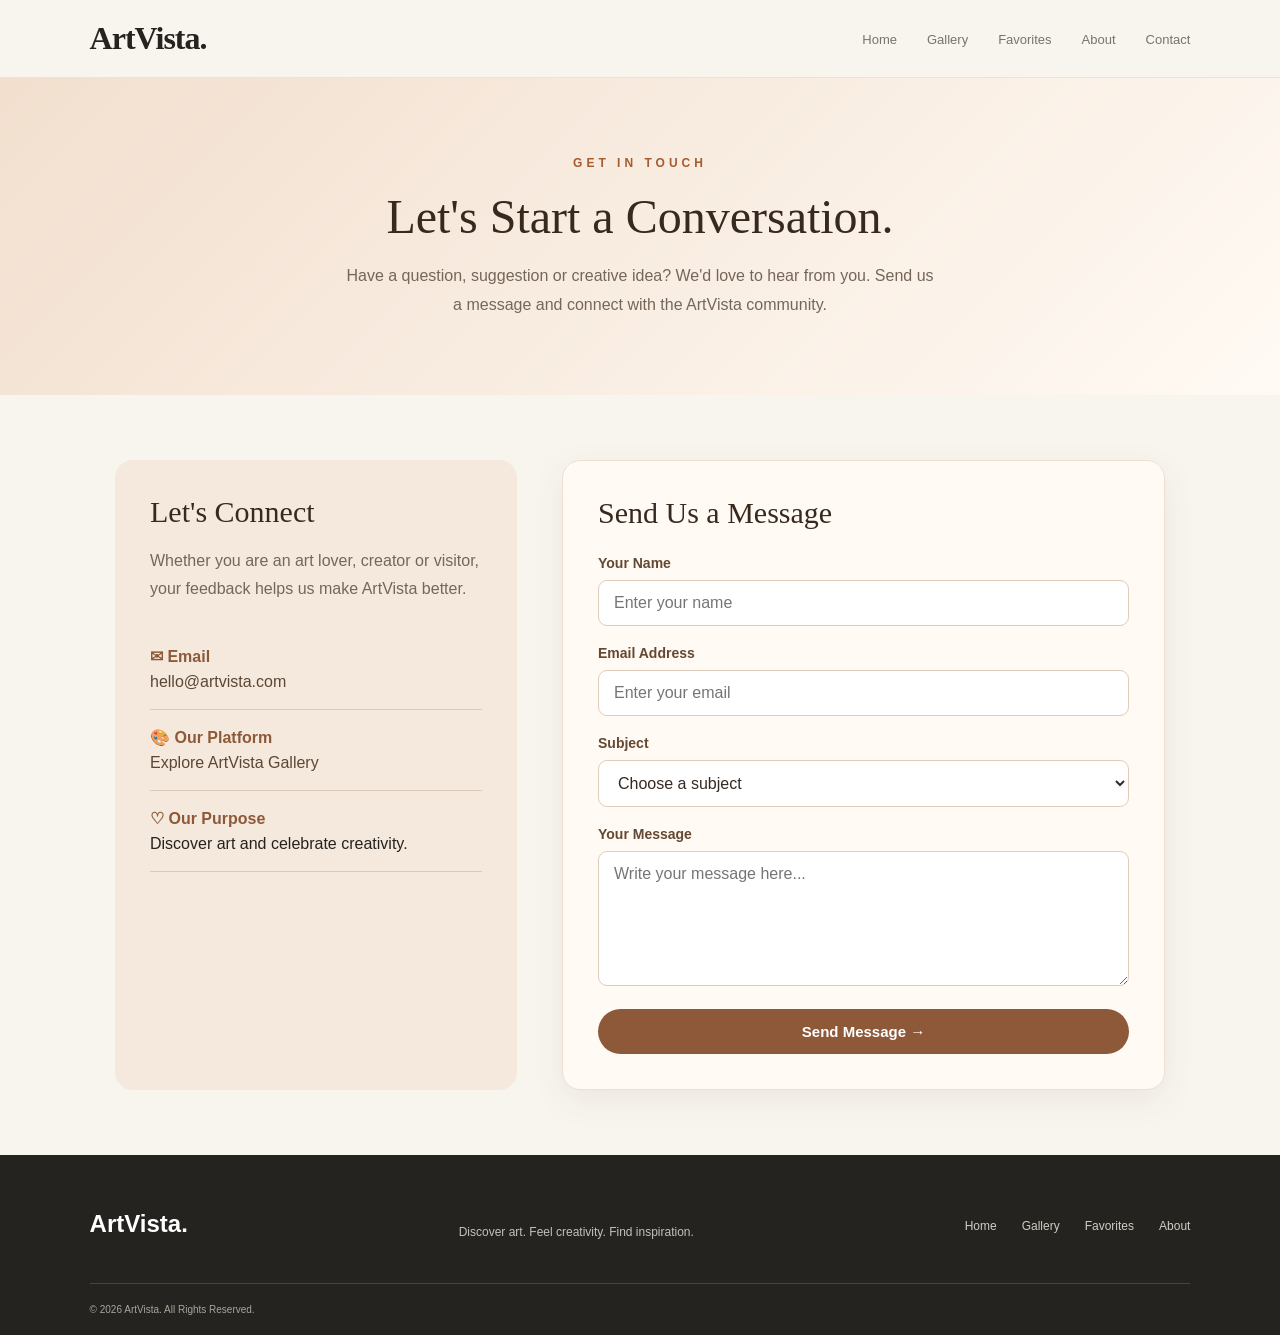
<file: contact.html>
<!DOCTYPE html>
<html lang="en">
<head>
  <meta charset="UTF-8">
  <meta name="viewport" content="width=device-width, initial-scale=1.0">

  <meta name="description" content="Contact ArtVista for questions, feedback and creative collaborations.">

  <title>Contact Us | ArtVista</title>

  <link rel="stylesheet" href="css/style.css">

  <style>
    .contact-hero {
      text-align: center;
      padding: 75px 20px;
      background: linear-gradient(135deg, #f2dfce, #fffaf4, #ead4bf);
      background-size: 200% 200%;
      animation: contactGradient 9s ease infinite;
    }

    .contact-hero span {
      color: #a45c31;
      font-size: 12px;
      letter-spacing: 4px;
      font-weight: bold;
    }

    .contact-hero h1 {
      font: 48px Georgia, serif;
      color: #38291f;
      margin: 18px 0;
    }

    .contact-hero p {
      max-width: 600px;
      margin: auto;
      color: #76665a;
      line-height: 1.8;
    }

    .contact-container {
      max-width: 1100px;
      margin: 65px auto;
      padding: 0 25px;
      display: grid;
      grid-template-columns: 0.8fr 1.2fr;
      gap: 45px;
    }

    .contact-info {
      padding: 35px;
      border-radius: 18px;
      background: #f5e9dd;
    }

    .contact-info h2 {
      font: 30px Georgia, serif;
      color: #38291f;
      margin-bottom: 18px;
    }

    .contact-info p {
      color: #76665a;
      line-height: 1.8;
      margin-bottom: 25px;
    }

    .contact-detail {
      padding: 18px 0;
      border-bottom: 1px solid #ddc9b7;
    }

    .contact-detail strong {
      display: block;
      color: #8d5939;
      margin-bottom: 7px;
    }

    .contact-detail a {
      color: #5c4636;
      text-decoration: none;
      overflow-wrap: anywhere;
    }

    .contact-form {
      padding: 35px;
      background: #fffaf4;
      border: 1px solid #eee0d1;
      border-radius: 18px;
      box-shadow: 0 10px 35px rgba(70, 43, 25, 0.07);
    }

    .contact-form h2 {
      font: 30px Georgia, serif;
      color: #38291f;
      margin-bottom: 25px;
    }

    .form-group {
      margin-bottom: 19px;
    }

    .form-group label {
      display: block;
      color: #654832;
      font-size: 14px;
      font-weight: 600;
      margin-bottom: 9px;
    }

    .form-group input,
    .form-group select,
    .form-group textarea {
      width: 100%;
      padding: 13px 15px;
      border: 1px solid #dfcdbb;
      border-radius: 9px;
      background: #fff;
      color: #38291f;
      font: inherit;
      outline: none;
      transition: border 0.3s, box-shadow 0.3s;
    }

    .form-group input:focus,
    .form-group select:focus,
    .form-group textarea:focus {
      border-color: #a45c31;
      box-shadow: 0 0 0 3px rgba(164, 92, 49, 0.12);
    }

    .form-group textarea {
      min-height: 135px;
      resize: vertical;
    }

    .contact-submit {
      width: 100%;
      padding: 14px;
      border: none;
      border-radius: 30px;
      background: #8d5939;
      color: white;
      font-size: 15px;
      font-weight: bold;
      cursor: pointer;
      transition: 0.3s;
    }

    .contact-submit:hover {
      background: #603b27;
      transform: translateY(-3px);
    }

    #formMessage {
      display: none;
      margin-top: 18px;
      padding: 13px;
      border-radius: 9px;
      background: #e9f4e8;
      color: #315d35;
      line-height: 1.6;
      font-size: 14px;
    }

    @keyframes contactGradient {
      0%, 100% { background-position: 0% 50%; }
      50% { background-position: 100% 50%; }
    }

    @media(max-width: 750px) {
      .contact-container {
        grid-template-columns: 1fr;
        margin: 35px auto;
      }

      .contact-hero h1 {
        font-size: 37px;
      }

      .contact-form,
      .contact-info {
        padding: 25px;
      }
    }
  </style>
</head>

<body>

  <header class="header">
    <nav class="navbar">
      <a href="index.html" class="logo">ArtVista.</a>

      <ul class="nav-links">
        <li><a href="index.html">Home</a></li>
        <li><a href="gallery.html">Gallery</a></li>
        <li><a href="favorites.html">Favorites</a></li>
        <li><a href="about.html">About</a></li>
        <li><a href="contact.html">Contact</a></li>
      </ul>
    </nav>
  </header>

  <main>

    <section class="contact-hero">
      <span>GET IN TOUCH</span>
      <h1>Let's Start a Conversation.</h1>
      <p>
        Have a question, suggestion or creative idea?
        We'd love to hear from you. Send us a message
        and connect with the ArtVista community.
      </p>
    </section>

    <section class="contact-container">

      <div class="contact-info">
        <h2>Let's Connect</h2>

        <p>
          Whether you are an art lover, creator or visitor,
          your feedback helps us make ArtVista better.
        </p>

        <div class="contact-detail">
          <strong>✉ Email</strong>
          <a href="mailto:hello@artvista.com">
            hello@artvista.com
          </a>
        </div>

        <div class="contact-detail">
          <strong>🎨 Our Platform</strong>
          <a href="gallery.html">Explore ArtVista Gallery</a>
        </div>

        <div class="contact-detail">
          <strong>♡ Our Purpose</strong>
          <span>Discover art and celebrate creativity.</span>
        </div>
      </div>

      <form class="contact-form" id="contactForm">

        <h2>Send Us a Message</h2>

        <div class="form-group">
          <label for="name">Your Name</label>
          <input
            type="text"
            id="name"
            name="name"
            placeholder="Enter your name"
            minlength="2"
            required
          >
        </div>

        <div class="form-group">
          <label for="email">Email Address</label>
          <input
            type="email"
            id="email"
            name="email"
            placeholder="Enter your email"
            required
          >
        </div>

        <div class="form-group">
          <label for="subject">Subject</label>
          <select id="subject" name="subject" required>
            <option value="">Choose a subject</option>
            <option value="General Enquiry">General Enquiry</option>
            <option value="Artwork Feedback">Artwork Feedback</option>
            <option value="Collaboration">Collaboration</option>
            <option value="Technical Support">Technical Support</option>
          </select>
        </div>

        <div class="form-group">
          <label for="message">Your Message</label>
          <textarea
            id="message"
            name="message"
            placeholder="Write your message here..."
            minlength="10"
            required
          ></textarea>
        </div>

        <button type="submit" class="contact-submit">
          Send Message →
        </button>

        <p id="formMessage" role="status" aria-live="polite"></p>

      </form>

    </section>

  </main>

  <footer class="footer">
    <div class="footer-content">
      <h2>ArtVista.</h2>
      <p>Discover art. Feel creativity. Find inspiration.</p>

      <div class="footer-links">
        <a href="index.html">Home</a>
        <a href="gallery.html">Gallery</a>
        <a href="favorites.html">Favorites</a>
        <a href="about.html">About</a>
      </div>
    </div>

    <div class="footer-bottom">
      <p>© 2026 ArtVista. All Rights Reserved.</p>
    </div>
  </footer>

  <script>
    const contactForm = document.getElementById("contactForm");
    const formMessage = document.getElementById("formMessage");

    contactForm.addEventListener("submit", function(event) {
      event.preventDefault();

      if (!contactForm.checkValidity()) {
        contactForm.reportValidity();
        return;
      }

      formMessage.style.display = "block";
      formMessage.textContent =
        "Thank you! Your message passed the form validation.";

      contactForm.reset();
    });
  </script>

</body>
</html>
</file>
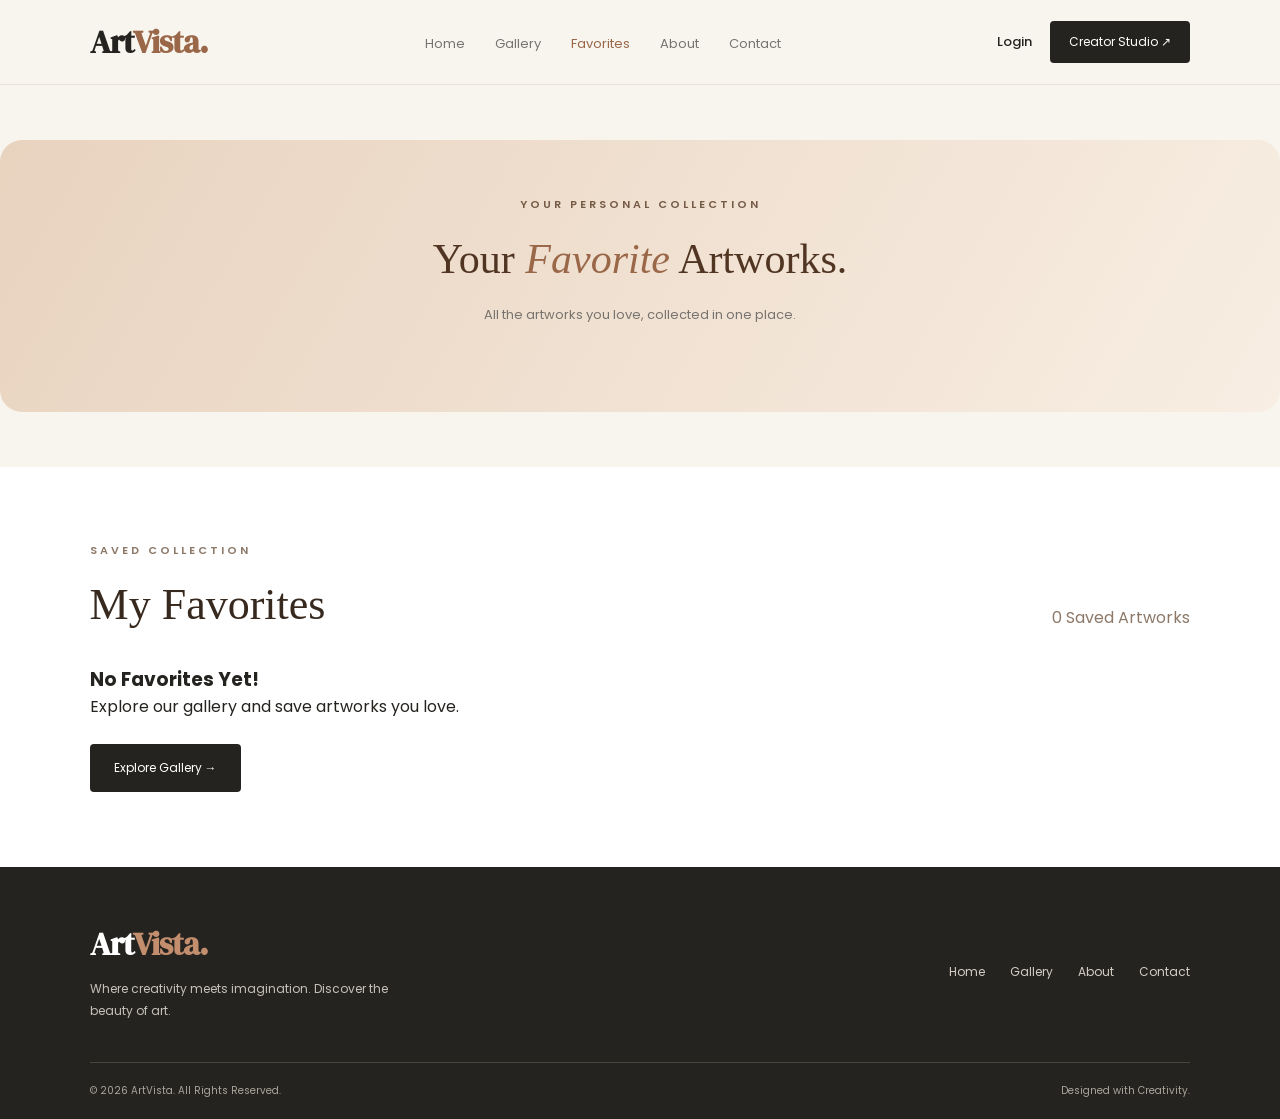
<file: favorites.html>
<!DOCTYPE html>
<html lang="en">

<head>
    <meta charset="UTF-8">
    <meta name="viewport" content="width=device-width, initial-scale=1.0">

    <meta name="description" content="View your favorite artworks on ArtVista.">

    <title>My Favorites | ArtVista</title>

    <link rel="preconnect" href="https://fonts.googleapis.com">
    <link rel="preconnect" href="https://fonts.gstatic.com" crossorigin>

    <link href="https://fonts.googleapis.com/css2?family=DM+Serif+Display&family=Poppins:wght@300;400;500;600;700&display=swap" rel="stylesheet">

    <link rel="stylesheet" href="css/style.css">

    <script src="js/data.js" defer></script>
    <script src="js/favorites.js" defer></script>
</head>

<body>

    <header class="header">

        <nav class="navbar">

            <a href="index.html" class="logo">
                Art<span>Vista.</span>
            </a>

            <ul class="nav-links">
                <li><a href="index.html">Home</a></li>
                <li><a href="gallery.html">Gallery</a></li>
                <li><a href="favorites.html" class="active">Favorites</a></li>
                <li><a href="about.html">About</a></li>
                <li><a href="contact.html">Contact</a></li>
            </ul>

            <div class="nav-actions">
                
                <a href="login.html" class="login-btn">Login</a>
                <a href="creator.html" class="creator-btn">Creator Studio ↗</a>
            </div>

        </nav>

    </header>


    <main>

        <section class="creative-section gallery-hero">

            <p class="section-label">YOUR PERSONAL COLLECTION</p>

            <h2>
                Your <span>Favorite</span> Artworks.
            </h2>

            <p>
                All the artworks you love, collected in one place.
            </p>

        </section>


        <section class="featured-section">

            <div class="section-heading">

                <div>
                    <p class="section-label">SAVED COLLECTION</p>
                    <h2>My Favorites</h2>
                </div>

                <p id="favoriteCount">0 Saved Artworks</p>

            </div>


            <div class="featured-grid" id="favoritesGrid">
            </div>


            <div id="emptyFavorites" hidden>

                <h3>No Favorites Yet!</h3>

                <p>
                    Explore our gallery and save artworks you love.
                </p>

                <br>

                <a href="gallery.html" class="primary-btn">
                    Explore Gallery →
                </a>

            </div>

        </section>

    </main>


    <footer class="footer">

        <div class="footer-content">

            <div>
                <a href="index.html" class="logo">
                    Art<span>Vista.</span>
                </a>

                <p>
                    Where creativity meets imagination.
                    Discover the beauty of art.
                </p>
            </div>

            <div class="footer-links">
                <a href="index.html">Home</a>
                <a href="gallery.html">Gallery</a>
                <a href="about.html">About</a>
                <a href="contact.html">Contact</a>
            </div>

        </div>

        <div class="footer-bottom">
            <p>© 2026 ArtVista. All Rights Reserved.</p>
            <p>Designed with Creativity.</p>
        </div>

    </footer>

</body>
</html>
</file>
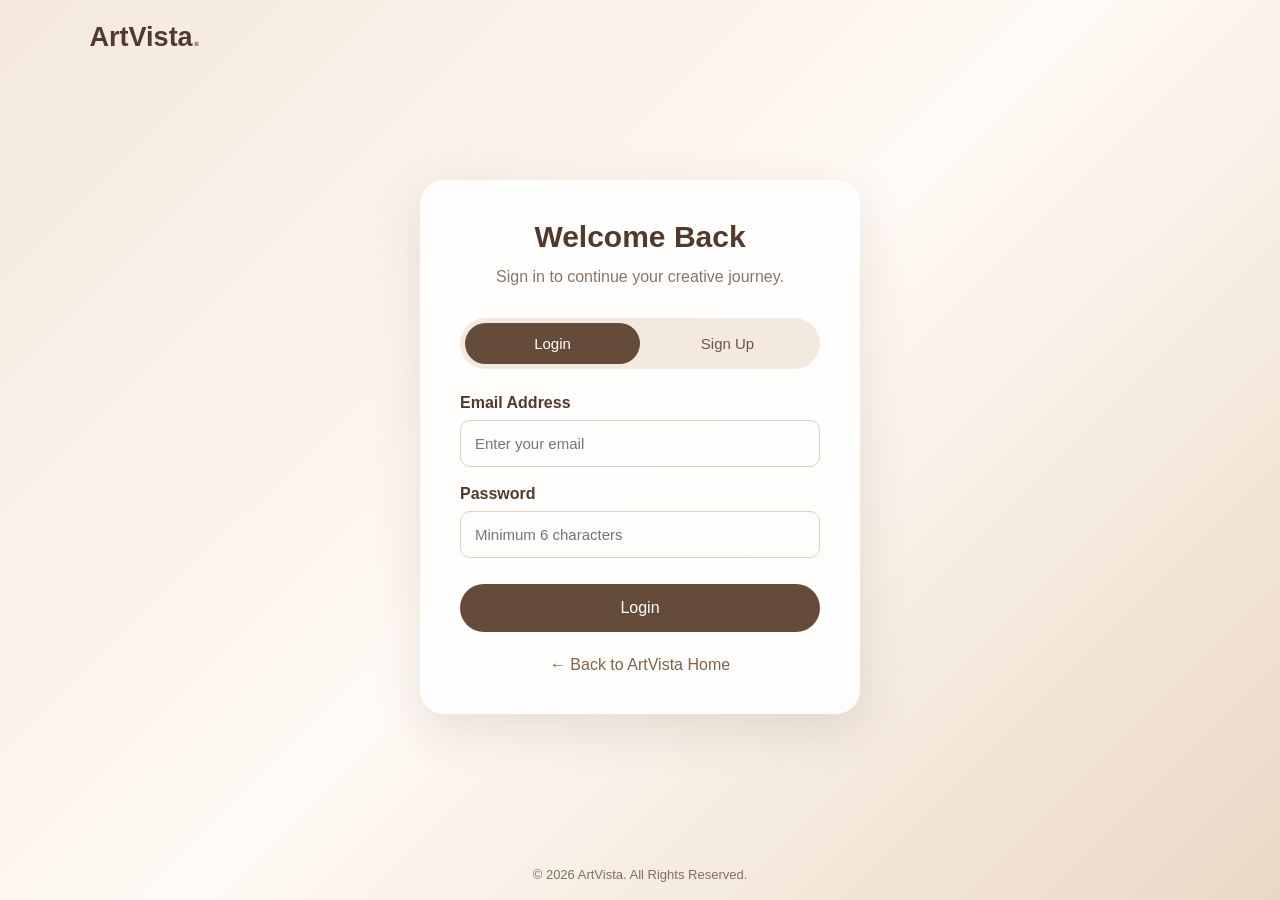
<file: login.html>
<!DOCTYPE html>
<html lang="en">
<head>
    <meta charset="UTF-8">
    <meta name="viewport" content="width=device-width, initial-scale=1.0">
    <meta name="description" content="Login or create your ArtVista account.">
    <title>Login | ArtVista</title>

    <style>
        * {
            margin: 0;
            padding: 0;
            box-sizing: border-box;
        }

        body {
            min-height: 100vh;
            font-family: Arial, sans-serif;
            background: linear-gradient(135deg, #f4e8dc, #fffaf5, #ead8c5);
            display: flex;
            flex-direction: column;
        }

        header {
            padding: 22px 7%;
        }

        .logo {
            color: #513a2d;
            font-size: 27px;
            font-weight: bold;
            text-decoration: none;
        }

        .logo span {
            color: #b88a63;
        }

        .login-wrapper {
            flex: 1;
            display: flex;
            justify-content: center;
            align-items: center;
            padding: 30px 18px 60px;
        }

        .login-card {
            width: 100%;
            max-width: 440px;
            background: rgba(255,255,255,.88);
            padding: 40px;
            border-radius: 24px;
            box-shadow: 0 15px 50px rgba(81,58,45,.13);
            animation: appear .7s ease;
        }

        @keyframes appear {
            from { opacity: 0; transform: translateY(20px); }
            to { opacity: 1; transform: translateY(0); }
        }

        .login-card h1 {
            color: #513a2d;
            text-align: center;
            margin-bottom: 10px;
            font-size: 30px;
        }

        .subtitle {
            text-align: center;
            color: #887568;
            margin-bottom: 28px;
            line-height: 1.6;
        }

        .tabs {
            display: flex;
            background: #f3e9df;
            padding: 5px;
            border-radius: 30px;
            margin-bottom: 25px;
        }

        .tabs button {
            flex: 1;
            border: none;
            padding: 12px;
            border-radius: 25px;
            background: transparent;
            color: #705744;
            cursor: pointer;
            font-size: 15px;
        }

        .tabs button.active {
            background: #654b39;
            color: white;
        }

        .form-group {
            margin-bottom: 18px;
        }

        .form-group label {
            display: block;
            color: #513a2d;
            margin-bottom: 8px;
            font-weight: 600;
        }

        .form-group input {
            width: 100%;
            padding: 14px;
            border: 1px solid #e1d1c2;
            border-radius: 10px;
            outline: none;
            background: #fffdfb;
            font-size: 15px;
        }

        .form-group input:focus {
            border-color: #987457;
            box-shadow: 0 0 0 3px #98745720;
        }

        .submit-btn {
            width: 100%;
            padding: 15px;
            background: #654b39;
            color: white;
            border: none;
            border-radius: 30px;
            cursor: pointer;
            font-size: 16px;
            margin-top: 8px;
            transition: .3s;
        }

        .submit-btn:hover {
            background: #846448;
            transform: translateY(-2px);
        }

        .message {
            margin-top: 18px;
            text-align: center;
            color: #48734d;
            line-height: 1.6;
            font-size: 14px;
        }

        .back-link {
            display: block;
            text-align: center;
            margin-top: 24px;
            color: #80634d;
            text-decoration: none;
        }

        .back-link:hover {
            text-decoration: underline;
        }

        footer {
            text-align: center;
            padding: 18px;
            color: #806f62;
            font-size: 13px;
        }

        @media(max-width: 480px) {
            .login-card {
                padding: 28px 22px;
            }
        }
    </style>
</head>

<body>

<header>
    <a href="index.html" class="logo">ArtVista<span>.</span></a>
</header>

<main class="login-wrapper">
    <section class="login-card">
        <h1 id="formTitle">Welcome Back</h1>
        <p class="subtitle" id="formSubtitle">
            Sign in to continue your creative journey.
        </p>

        <div class="tabs">
            <button type="button" id="loginTab" class="active">Login</button>
            <button type="button" id="signupTab">Sign Up</button>
        </div>

        <form id="accountForm">
            <div class="form-group" id="nameGroup" hidden>
                <label for="name">Full Name</label>
                <input type="text" id="name" minlength="2"
                       placeholder="Enter your name">
            </div>

            <div class="form-group">
                <label for="email">Email Address</label>
                <input type="email" id="email"
                       placeholder="Enter your email" required>
            </div>

            <div class="form-group">
                <label for="password">Password</label>
                <input type="password" id="password"
                       minlength="6" placeholder="Minimum 6 characters"
                       required>
            </div>

            <button type="submit" class="submit-btn" id="submitBtn">
                Login
            </button>

            <p class="message" id="message" role="status"
               aria-live="polite"></p>
        </form>

        <a href="index.html" class="back-link">
            ← Back to ArtVista Home
        </a>
    </section>
</main>

<footer>
    © 2026 ArtVista. All Rights Reserved.
</footer>

<script>
    const loginTab = document.getElementById("loginTab");
    const signupTab = document.getElementById("signupTab");
    const nameGroup = document.getElementById("nameGroup");
    const nameInput = document.getElementById("name");
    const formTitle = document.getElementById("formTitle");
    const formSubtitle = document.getElementById("formSubtitle");
    const submitBtn = document.getElementById("submitBtn");
    const accountForm = document.getElementById("accountForm");
    const message = document.getElementById("message");

    let currentMode = "login";

    function setMode(mode) {
        currentMode = mode;
        const isSignup = mode === "signup";

        nameGroup.hidden = !isSignup;
        nameInput.required = isSignup;

        loginTab.classList.toggle("active", !isSignup);
        signupTab.classList.toggle("active", isSignup);

        formTitle.textContent = isSignup ? "Create Account" : "Welcome Back";
        formSubtitle.textContent = isSignup
            ? "Join our creative community."
            : "Sign in to continue your creative journey.";

        submitBtn.textContent = isSignup ? "Create Account" : "Login";
        message.textContent = "";
    }

    loginTab.addEventListener("click", () => setMode("login"));
    signupTab.addEventListener("click", () => setMode("signup"));

    accountForm.addEventListener("submit", function(event) {
        event.preventDefault();

        if (!accountForm.checkValidity()) {
            accountForm.reportValidity();
            return;
        }

        message.textContent = currentMode === "signup"
            ? "Sign-up form validated successfully! Account creation needs a secure backend."
            : "Login form validated successfully! Real authentication needs a secure backend.";

        accountForm.reset();
    });
</script>

</body>
</html>
</file>
<file: css/style.css>
/* =================================
   1. GLOBAL STYLING
================================= */

* {
    margin: 0;
    padding: 0;
    box-sizing: border-box;
}

:root {
    --cream: #f8f5ef;
    --white: #ffffff;
    --dark: #25231f;
    --brown: #9a6749;
    --light-brown: #e9d8c9;
    --grey: #77736e;
}

html {
    scroll-behavior: smooth;
}

body {
    font-family: 'Poppins', sans-serif;
    background-color: var(--cream);
    color: var(--dark);
    overflow-x: hidden;
}

a {
    text-decoration: none;
    color: inherit;
}

img {
    display: block;
    max-width: 100%;
}


/* =================================
   2. NAVIGATION BAR
================================= */

.header {
    width: 100%;
    background-color: var(--cream);
    padding: 20px 7%;
    border-bottom: 1px solid #e9e3da;
}

.navbar {
    display: flex;
    justify-content: space-between;
    align-items: center;
    gap: 25px;
}

.logo {
    font-family: 'DM Serif Display', serif;
    font-size: 32px;
    font-weight: 600;
    letter-spacing: -1px;
}

.logo span {
    color: var(--brown);
}

.nav-links {
    display: flex;
    list-style: none;
    gap: 30px;
}

.nav-links a {
    font-size: 13px;
    color: var(--grey);
    transition: 0.3s;
}

.nav-links a:hover,
.nav-links a.active {
    color: var(--brown);
}

.nav-actions {
    display: flex;
    align-items: center;
    gap: 18px;
}

.login-btn {
    font-size: 13px;
    font-weight: 500;
}

.creator-btn {
    background-color: var(--dark);
    color: var(--white);
    padding: 12px 19px;
    border-radius: 4px;
    font-size: 12px;
    transition: 0.3s;
}

.creator-btn:hover {
    background-color: var(--brown);
    transform: translateY(-2px);
}


/* =================================
   3. HERO SECTION
================================= */

.hero {
    padding: 75px 7%;
    display: grid;
    grid-template-columns: 1fr 0.9fr;
    align-items: center;
    gap: 65px;
}

.hero-label,
.section-label {
    color: var(--brown);
    font-size: 11px;
    font-weight: 600;
    letter-spacing: 3px;
    margin-bottom: 20px;
}

.hero-content h1 {
    font-family: 'DM Serif Display', serif;
    font-size: clamp(42px, 5vw, 67px);
    font-weight: 400;
    line-height: 1.13;
    letter-spacing: -1px;
    max-width: 650px;
}

.hero-content h1 span {
    color: var(--brown);
    font-style: italic;
}

.hero-description {
    color: var(--grey);
    font-size: 14px;
    line-height: 1.9;
    max-width: 470px;
    margin: 24px 0 30px;
}

.hero-buttons {
    display: flex;
    align-items: center;
    gap: 15px;
    flex-wrap: wrap;
}

.primary-btn {
    display: inline-block;
    background-color: var(--dark);
    color: var(--white);
    padding: 15px 24px;
    border-radius: 4px;
    font-size: 12px;
    transition: 0.3s;
}

.primary-btn:hover {
    background-color: var(--brown);
    transform: translateY(-3px);
}

.secondary-btn {
    padding: 14px 20px;
    border: 1px solid #cfc4b7;
    border-radius: 4px;
    font-size: 12px;
    transition: 0.3s;
}

.secondary-btn:hover {
    background-color: var(--light-brown);
}

.hero-stats {
    display: flex;
    gap: 45px;
    margin-top: 50px;
}

.hero-stats h3 {
    font-family: 'DM Serif Display', serif;
    font-size: 28px;
    font-weight: 400;
}

.hero-stats p {
    color: var(--grey);
    font-size: 11px;
    margin-top: 4px;
}


/* =================================
   4. HERO IMAGE
================================= */

.hero-image {
    position: relative;
    height: 530px;
}

.hero-image img {
    width: 100%;
    height: 100%;
    object-fit: cover;
    border-radius: 4px;
}

.image-caption {
    position: absolute;
    bottom: 22px;
    left: 22px;
    right: 22px;
    background-color: rgba(255, 255, 255, 0.92);
    padding: 17px 20px;
    border-radius: 3px;
}

.image-caption p {
    font-size: 11px;
    font-weight: 600;
    letter-spacing: 2px;
}

.image-caption span {
    font-size: 11px;
    color: var(--grey);
}


/* =================================
   5. FEATURED ARTWORKS
================================= */

.featured-section {
    padding: 75px 7%;
    background-color: var(--white);
}

.section-heading {
    display: flex;
    justify-content: space-between;
    align-items: end;
    margin-bottom: 35px;
    gap: 20px;
}

.section-heading h2 {
    font-family: 'DM Serif Display', serif;
    font-size: 43px;
    font-weight: 400;
}

.view-all {
    font-size: 12px;
    color: var(--brown);
    padding-bottom: 8px;
}

.featured-grid {
    display: grid;
    grid-template-columns: repeat(3, 1fr);
    gap: 25px;
}

.art-card {
    background-color: var(--cream);
    overflow: hidden;
    border-radius: 4px;
    transition: 0.3s;
}

.art-card:hover {
    transform: translateY(-7px);
    box-shadow: 0 12px 30px rgba(0, 0, 0, 0.08);
}

.art-card img {
    width: 100%;
    height: 300px;
    object-fit: cover;
    transition: 0.5s;
}

.art-card:hover img {
    transform: scale(1.04);
}

.art-info {
    padding: 20px;
}

.art-category {
    color: var(--brown);
    font-size: 10px;
    letter-spacing: 1px;
    text-transform: uppercase;
}

.art-info h3 {
    font-family: 'DM Serif Display', serif;
    font-size: 23px;
    font-weight: 400;
    margin: 8px 0;
}

.artist-name {
    color: var(--grey);
    font-size: 11px;
}


/* =================================
   6. CREATIVE SECTION
================================= */

.creative-section {
    text-align: center;
    padding: 100px 7%;
    background-color: var(--light-brown);
}

.creative-section h2 {
    font-family: 'DM Serif Display', serif;
    font-size: 48px;
    font-weight: 400;
    margin-bottom: 20px;
}

.creative-section h2 span {
    color: var(--brown);
    font-style: italic;
}

.creative-section > p:not(.section-label) {
    max-width: 550px;
    margin: 0 auto 30px;
    font-size: 13px;
    line-height: 1.9;
    color: var(--grey);
}


/* =================================
   7. FOOTER
================================= */

.footer {
    background-color: var(--dark);
    color: var(--white);
    padding: 55px 7% 20px;
}

.footer-content {
    display: flex;
    justify-content: space-between;
    gap: 30px;
    padding-bottom: 40px;
}

.footer .logo span {
    color: #c28e6d;
}

.footer-content p {
    color: #c5c0b9;
    font-size: 12px;
    margin-top: 12px;
    max-width: 300px;
    line-height: 1.8;
}

.footer-links {
    display: flex;
    gap: 25px;
    flex-wrap: wrap;
    align-items: center;
}

.footer-links a {
    color: #d2ccc4;
    font-size: 12px;
    transition: 0.3s;
}

.footer-links a:hover {
    color: #c28e6d;
}

.footer-bottom {
    border-top: 1px solid #48443e;
    padding-top: 20px;
    display: flex;
    justify-content: space-between;
    gap: 15px;
}

.footer-bottom p {
    font-size: 10px;
    color: #aaa49c;
}


/* =================================
   8. RESPONSIVE DESIGN
================================= */

@media (max-width: 1000px) {

    .header {
        padding: 18px 4%;
    }

    .nav-links {
        gap: 15px;
    }

    .hero {
        padding: 60px 5%;
        gap: 30px;
    }

    .hero-image {
        height: 440px;
    }

    .featured-section {
        padding: 60px 5%;
    }

}

@media (max-width: 750px) {

    .navbar {
        flex-wrap: wrap;
    }

    .nav-links {
        order: 3;
        width: 100%;
        justify-content: center;
        flex-wrap: wrap;
        padding-top: 12px;
    }

    .hero {
        grid-template-columns: 1fr;
        padding: 50px 6%;
    }

    .hero-image {
        height: 400px;
    }

    .featured-grid {
        grid-template-columns: repeat(2, 1fr);
    }

    .section-heading h2 {
        font-size: 35px;
    }

}

@media (max-width: 500px) {

    .nav-actions {
        gap: 10px;
    }

    .creator-btn {
        padding: 10px 12px;
        font-size: 10px;
    }

    .nav-links {
        gap: 13px;
    }

    .nav-links a {
        font-size: 11px;
    }

    .hero-content h1 {
        font-size: 43px;
    }

    .hero-stats {
        gap: 25px;
    }

    .featured-grid {
        grid-template-columns: 1fr;
    }

    .section-heading {
        align-items: flex-start;
        flex-direction: column;
    }

    .creative-section h2 {
        font-size: 36px;
    }

    .footer-content,
    .footer-bottom {
        flex-direction: column;
    }

    .footer-links {
        gap: 18px;
    }

}


/* =================================
   ARTISTIC ANIMATION EFFECTS
================================= */

.hero {
    position: relative;
    isolation: isolate;
    overflow: hidden;

    background: linear-gradient(
        120deg,
        #f6e2d8,
        #e6d9ed,
        #dce9e8,
        #f5e2c9
    );

    background-size: 300% 300%;
    animation: gradientMove 7s ease infinite;
}

/* Clearly visible moving glow */

.hero::before {
    content: "";
    position: absolute;

    width: 350px;
    height: 350px;

    top: 10%;
    left: 15%;

    border-radius: 50%;

    background: radial-gradient(
        circle,
        rgba(190, 100, 150, 0.35),
        transparent 70%
    );

    filter: blur(25px);
    z-index: 0;

    animation: glowAnimation 5s ease-in-out infinite alternate;
}

/* Keep content above the glow */

.hero-content,
.hero-image {
    position: relative;
    z-index: 1;
}

/* Gradient movement */

@keyframes gradientMove {
    0% {
        background-position: 0% 50%;
    }

    50% {
        background-position: 100% 50%;
    }

    100% {
        background-position: 0% 50%;
    }
}

/* Floating glow movement */

@keyframes glowAnimation {
    0% {
        transform: translate(0, 0) scale(0.8);
    }

    50% {
        transform: translate(180px, 100px) scale(1.3);
    }

    100% {
        transform: translate(50px, -50px) scale(1);
    }
}

/* Artwork slow zoom */

.hero-image {
    overflow: hidden;
    border-radius: 4px;
}

.hero-image img {
    animation: artworkZoom 8s ease-in-out infinite alternate;
}

@keyframes artworkZoom {
    from {
        transform: scale(1);
    }

    to {
        transform: scale(1.08);
    }
}

/* Accessibility */

@media (prefers-reduced-motion: reduce) {
    .hero,
    .hero::before,
    .hero-image img {
        animation: none;
    }
}

/* FAVORITE BUTTON */

.favorite-btn {
    margin-top: 15px;
    padding: 10px 14px;
    border: 1px solid #a16a4c;
    background: transparent;
    color: #9a6749;
    border-radius: 4px;
    cursor: pointer;
    font-family: inherit;
    font-size: 11px;
    transition: 0.3s;
}

.favorite-btn:hover {
    background: #9a6749;
    color: white;
    transform: translateY(-2px);
}

/* =====================================
   10. GALLERY PAGE DESIGN
===================================== */

/* Gallery Hero */

.gallery-hero {
    background: linear-gradient(
        120deg,
        #f4e1d8,
        #e9dced,
        #e0e9e5
    );
    background-size: 300% 300%;
    animation: gradientMove 8s ease infinite;
}

.gallery-hero h2 {
    font-family: 'DM Serif Display', serif;
    font-size: clamp(35px, 5vw, 55px);
    font-weight: 400;
}

.gallery-hero h2 span {
    color: var(--brown);
    font-style: italic;
}


/* Gallery Controls */

.gallery-controls {
    display: grid;
    grid-template-columns: 2fr 1fr 1fr;
    gap: 15px;
    margin-bottom: 35px;
}

.gallery-controls input,
.gallery-controls select {
    width: 100%;
    padding: 15px;
    border: 1px solid #ded5ca;
    border-radius: 5px;
    background: #faf8f4;
    color: var(--dark);
    font-family: 'Poppins', sans-serif;
    font-size: 12px;
    outline: none;
    transition: 0.3s;
}

.gallery-controls input:focus,
.gallery-controls select:focus {
    border-color: var(--brown);
    box-shadow: 0 0 0 3px rgba(154, 103, 73, 0.12);
}


/* Result Count */

#resultCount {
    color: var(--brown);
    font-size: 12px;
    padding-bottom: 8px;
}


/* No Results Message */

#noResults {
    text-align: center;
    padding: 60px 15px;
    color: var(--grey);
    font-size: 14px;
}


/* Artwork Favorite Button */

.favorite-btn {
    margin-top: 15px;
    padding: 10px 14px;
    border: 1px solid var(--brown);
    background: transparent;
    color: var(--brown);
    border-radius: 4px;
    cursor: pointer;
    font-family: inherit;
    font-size: 11px;
    transition: 0.3s;
}

.favorite-btn:hover {
    background: var(--brown);
    color: white;
    transform: translateY(-2px);
}


/* Gallery Card Entrance */

.art-card {
    animation: cardAppear 0.6s ease both;
}

@keyframes cardAppear {
    from {
        opacity: 0;
        transform: translateY(20px);
    }

    to {
        opacity: 1;
        transform: translateY(0);
    }
}


/* Responsive Gallery */

@media (max-width: 750px) {

    .gallery-controls {
        grid-template-columns: 1fr;
    }

    .gallery-hero h2 {
        font-size: 36px;
    }

}

/* =================================
   ARTVISTA PREMIUM MASONRY GALLERY
================================= */

#galleryGrid {
  display: block !important;
  column-count: 4;
  column-gap: 22px;
  padding: 15px 0 45px;
  width: 100%;
}

/* Individual artwork cards */

#galleryGrid .art-card {
  display: inline-block;
  width: 100%;
  margin: 0 0 22px;
  break-inside: avoid;
  overflow: hidden;
  position: relative;
  background: #fffaf4;
  border: 1px solid rgba(145, 91, 52, 0.12);
  border-radius: 15px;
  box-shadow: 0 5px 18px rgba(70, 43, 25, 0.07);
  transition: transform 0.4s ease, box-shadow 0.4s ease;
  animation: cardAppear 0.7s ease both;
}

/* Card hover effect */

#galleryGrid .art-card:hover {
  transform: translateY(-8px);
  box-shadow: 0 18px 35px rgba(70, 43, 25, 0.17);
}

/* Artwork image container */

#galleryGrid .art-image {
  position: relative;
  width: 100%;
  overflow: hidden;
  background: #eee2d5;
}

/* Different image heights for masonry effect */

#galleryGrid .art-card:nth-child(4n + 1) img {
  height: 340px;
}

#galleryGrid .art-card:nth-child(4n + 2) img {
  height: 240px;
}

#galleryGrid .art-card:nth-child(4n + 3) img {
  height: 290px;
}

#galleryGrid .art-card:nth-child(4n) img {
  height: 210px;
}

#galleryGrid .art-image img {
  display: block;
  width: 100%;
  object-fit: cover;
  transition: transform 0.7s ease;
}

/* Image zoom animation */

#galleryGrid .art-card:hover .art-image img {
  transform: scale(1.09);
}

/* Image overlay */

#galleryGrid .art-image::after {
  content: "";
  position: absolute;
  inset: 45% 0 0;
  background: linear-gradient(
    transparent,
    rgba(35, 22, 15, 0.28)
  );
  opacity: 0;
  transition: opacity 0.4s ease;
  pointer-events: none;
}

#galleryGrid .art-card:hover .art-image::after {
  opacity: 1;
}

/* Artwork information */

#galleryGrid .art-info {
  padding: 17px 18px 20px;
  background: linear-gradient(
    135deg,
    #fffaf4,
    #f6eee5
  );
}

#galleryGrid .art-category {
  display: inline-block;
  color: #a45c31;
  font-size: 11px;
  font-weight: 700;
  letter-spacing: 2px;
  text-transform: uppercase;
  margin-bottom: 9px;
}

#galleryGrid .art-info h3 {
  color: #29231f;
  font-family: Georgia, serif;
  font-size: 23px;
  margin: 3px 0 9px;
  transition: color 0.3s ease;
}

#galleryGrid .art-card:hover .art-info h3 {
  color: #a45c31;
}

#galleryGrid .art-info p {
  color: #81766e;
  font-size: 14px;
  margin: 0 0 8px;
}

#galleryGrid .art-year {
  display: block;
  color: #a45c31;
  font-size: 12px;
  margin-top: 7px;
}

/* Favorite button */

#galleryGrid .favorite-btn {
  position: absolute;
  top: 13px;
  right: 13px;
  z-index: 2;
  width: 40px;
  height: 40px;
  border: 1px solid rgba(255,255,255,0.65);
  border-radius: 50%;
  background: rgba(255,255,255,0.88);
  color: #9c542c;
  font-size: 23px;
  cursor: pointer;
  transition: all 0.3s ease;
}

#galleryGrid .favorite-btn:hover {
  background: #9c542c;
  color: white;
  transform: scale(1.12);
}

/* Card entrance animation */

@keyframes cardAppear {
  from {
    opacity: 0;
    transform: translateY(25px);
  }
  to {
    opacity: 1;
    transform: translateY(0);
  }
}

/* Tablet */

@media (max-width: 1000px) {
  #galleryGrid {
    column-count: 3;
  }
}

/* Mobile */

@media (max-width: 650px) {
  #galleryGrid {
    column-count: 2;
    column-gap: 12px;
  }

  #galleryGrid .art-card {
    margin-bottom: 12px;
  }

  #galleryGrid .art-info {
    padding: 12px;
  }

  #galleryGrid .art-info h3 {
    font-size: 18px;
  }

  #galleryGrid .art-card img {
    height: 210px !important;
  }
}

@media (max-width: 380px) {
  #galleryGrid {
    column-count: 1;
  }
}

/* Respect reduced-motion preferences */

@media (prefers-reduced-motion: reduce) {
  #galleryGrid *,
  #galleryGrid *::before,
  #galleryGrid *::after {
    animation: none !important;
    transition: none !important;
  }
}

/* =================================
   ARTWORK LARGE PREVIEW
================================= */

.art-lightbox {
  position: fixed;
  inset: 0;
  z-index: 9999;
  background: rgba(25, 19, 15, 0.88);
  backdrop-filter: blur(10px);
  display: flex;
  align-items: center;
  justify-content: center;
  padding: 35px;
  animation: lightboxFade 0.3s ease;
}

.lightbox-content {
  display: flex;
  align-items: center;
  gap: 35px;
  max-width: 1000px;
  width: 100%;
  max-height: 85vh;
  padding: 25px;
  border-radius: 18px;
  background: #fffaf4;
  box-shadow: 0 25px 70px rgba(0,0,0,0.3);
}

.lightbox-content img {
  width: 55%;
  max-height: 75vh;
  object-fit: contain;
  border-radius: 12px;
}

.lightbox-details {
  flex: 1;
  color: #33271f;
}

.lightbox-details span {
  color: #a45c31;
  text-transform: uppercase;
  letter-spacing: 2px;
  font-size: 12px;
}

.lightbox-details h2 {
  font-family: Georgia, serif;
  font-size: 32px;
  margin: 15px 0;
}

.lightbox-details p {
  line-height: 1.7;
  color: #776b62;
}

.lightbox-details small {
  color: #a45c31;
}

.lightbox-close {
  position: absolute;
  top: 25px;
  right: 35px;
  border: none;
  background: #fffaf4;
  color: #8c4b28;
  border-radius: 50%;
  width: 45px;
  height: 45px;
  font-size: 30px;
  cursor: pointer;
}

@keyframes lightboxFade {
  from { opacity: 0; }
  to { opacity: 1; }
}

@media (max-width: 700px) {
  .art-lightbox {
    padding: 15px;
  }

  .lightbox-content {
    flex-direction: column;
    overflow-y: auto;
    gap: 15px;
  }

  .lightbox-content img {
    width: 100%;
    max-height: 45vh;
  }

  .lightbox-details h2 {
    font-size: 25px;
  }
}



/* PREMIUM CATEGORY CHIPS */

.quick-categories {
  margin: 25px 0 30px;
}

.category-label {
  color: #9c6544;
  font-size: 11px;
  letter-spacing: 3px;
  font-weight: 700;
  margin-bottom: 15px;
}

.category-chips {
  display: flex;
  flex-wrap: wrap;
  gap: 12px;
}

.category-chip {
  padding: 11px 23px;
  border: 1px solid #dfcdbb;
  border-radius: 30px;
  background: #fffaf4;
  color: #76543d;
  font-size: 13px;
  cursor: pointer;
  transition: all 0.3s ease;
}

.category-chip:hover,
.category-chip.active {
  background: #8d5939;
  color: white;
  border-color: #8d5939;
  transform: translateY(-3px);
  box-shadow: 0 7px 18px rgba(100, 60, 35, 0.15);
}

@media (max-width: 600px) {
  .category-chips {
    gap: 8px;
  }

  .category-chip {
    padding: 9px 15px;
    font-size: 12px;
  }
}

/* BACK TO TOP BUTTON */

.back-to-top {
  position: fixed;
  right: 28px;
  bottom: 28px;
  width: 48px;
  height: 48px;
  border: none;
  border-radius: 50%;
  background: #8d5939;
  color: white;
  font-size: 27px;
  cursor: pointer;
  opacity: 0;
  visibility: hidden;
  transform: translateY(15px);
  transition: 0.3s ease;
  z-index: 1000;
  box-shadow: 0 5px 18px rgba(0,0,0,0.18);
}

.back-to-top.show {
  opacity: 1;
  visibility: visible;
  transform: translateY(0);
}

.back-to-top:hover {
  background: #603b27;
  transform: translateY(-5px);
}

/* =================================
   ARTVISTA HOMEPAGE FINAL POLISH
================================= */

/* Hero section */

.hero {
  position: relative;
  overflow: hidden;
  border-radius: 0 0 35px 35px;
}

.hero-content h1 {
  font-family: Georgia, serif;
  font-size: clamp(38px, 5vw, 66px);
  line-height: 1.15;
  color: #38291f;
  animation: homeTextReveal 0.9s ease both;
}

.hero-content p {
  color: #76665a;
  line-height: 1.9;
  font-size: 16px;
  animation: homeTextReveal 1.1s ease both;
}

.hero-image img {
  border-radius: 18px;
  box-shadow: 0 20px 45px rgba(72, 45, 27, 0.17);
  transition: transform 0.6s ease;
}

.hero-image img:hover {
  transform: scale(1.035) rotate(1deg);
}

/* Featured section */

.featured-section {
  padding-top: 75px;
  padding-bottom: 75px;
}

.section-heading h2 {
  font-family: Georgia, serif;
  color: #38291f;
  font-size: clamp(30px, 4vw, 44px);
}

.section-heading p {
  color: #8c7868;
}

/* Featured artwork cards */

.featured-grid .art-card {
  border-radius: 16px;
  overflow: hidden;
  background: #fffaf4;
  box-shadow: 0 7px 24px rgba(70, 43, 25, 0.08);
  transition: transform 0.4s ease, box-shadow 0.4s ease;
}

.featured-grid .art-card:hover {
  transform: translateY(-9px);
  box-shadow: 0 17px 35px rgba(70, 43, 25, 0.16);
}

.featured-grid .art-image {
  overflow: hidden;
}

.featured-grid .art-image img {
  width: 100%;
  height: 290px;
  object-fit: cover;
  transition: transform 0.7s ease;
}

.featured-grid .art-card:hover img {
  transform: scale(1.08);
}

.featured-grid .art-info {
  padding: 18px;
}

.featured-grid .art-info h3 {
  font-family: Georgia, serif;
  color: #38291f;
  font-size: 21px;
}

/* Creative banner */

.creative-section {
  position: relative;
  overflow: hidden;
  border-radius: 22px;
  background: linear-gradient(120deg, #e8d3bf, #f8eee3, #e3c4a9);
  background-size: 200% 200%;
  animation: bannerGradient 9s ease infinite;
  padding: 55px 35px;
  margin: 55px 0;
}

.creative-section h2 {
  font-family: Georgia, serif;
  color: #503522;
  font-size: clamp(28px, 4vw, 42px);
}

.creative-section p {
  color: #765b47;
  line-height: 1.8;
}

/* Buttons */

button,
.hero a,
.creative-section a {
  transition: all 0.3s ease;
}

button:hover {
  cursor: pointer;
}

/* Homepage animations */

@keyframes homeTextReveal {
  from {
    opacity: 0;
    transform: translateY(22px);
  }
  to {
    opacity: 1;
    transform: translateY(0);
  }
}

@keyframes bannerGradient {
  0%, 100% {
    background-position: 0% 50%;
  }
  50% {
    background-position: 100% 50%;
  }
}

/* Responsive homepage */

@media (max-width: 768px) {
  .featured-section {
    padding-top: 45px;
    padding-bottom: 45px;
  }

  .featured-grid .art-image img {
    height: 230px;
  }

  .creative-section {
    padding: 35px 22px;
    margin: 35px 0;
  }

  .hero {
    border-radius: 0 0 22px 22px;
  }
}

@media (prefers-reduced-motion: reduce) {
  .hero-content h1,
  .hero-content p,
  .creative-section {
    animation: none;
  }
}
</file>
